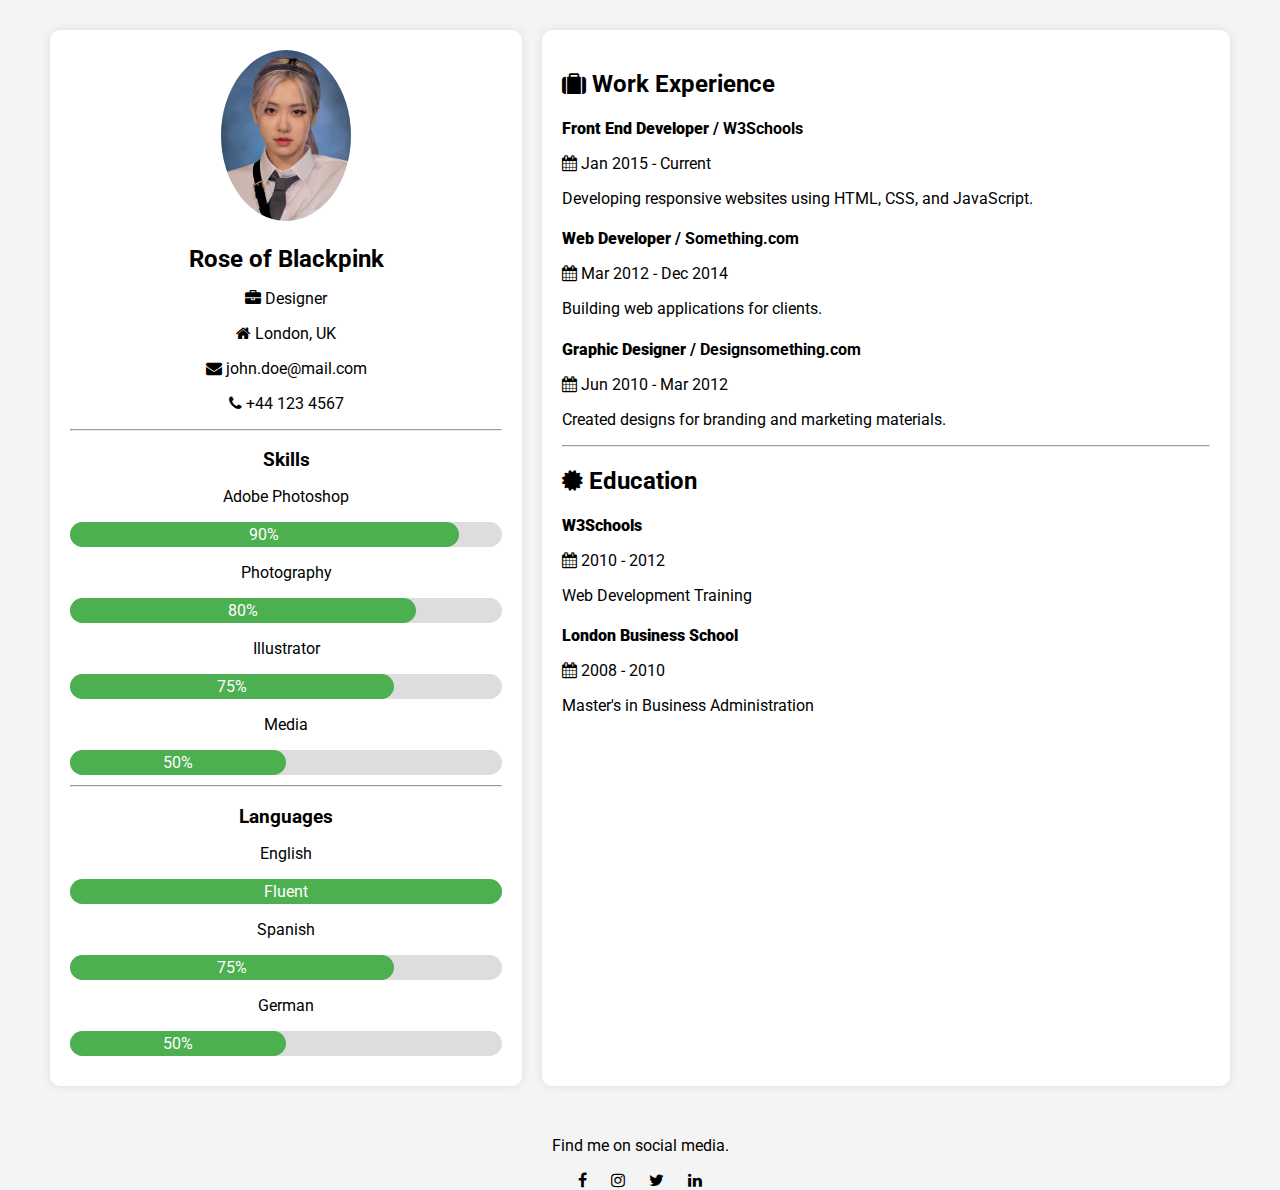
<file: index.html>
<!DOCTYPE html>
<html lang="en">
<head>
  <meta charset="UTF-8">
  <meta name="viewport" content="width=device-width, initial-scale=1.0">
  <title>Responsive CV</title>
  <link rel="stylesheet" href="https://fonts.googleapis.com/css?family=Roboto"/>
  <link rel="stylesheet" href="https://cdnjs.cloudflare.com/ajax/libs/font-awesome/4.7.0/css/font-awesome.min.css" />
  <link rel="stylesheet" href="style.css">
</head>
<body>

  <!-- Page Container -->
  <div class="page-container">

    <!-- Left Column (Profile Info) -->
    <div class="column left-column">
      <div class="profile-section">
        <img src="851eeb2583b0ac24cc0af9255fc209a7.jpg" alt="Profile Photo" style="width: 30%;">
        <h2>Rose of Blackpink</h2>
        <p><i class="fa fa-briefcase"></i> Designer</p>
        <p><i class="fa fa-home"></i> London, UK</p>
        <p><i class="fa fa-envelope"></i> john.doe@mail.com</p>
        <p><i class="fa fa-phone"></i> +44 123 4567</p>
        <hr>

        <!-- Skills with Progress Bars -->
        <h3>Skills</h3>
        <p>Adobe Photoshop</p>
        <div class="skill-bar">
          <div class="progress" style="width: 90%;">90%</div>
        </div>

        <p>Photography</p>
        <div class="skill-bar">
          <div class="progress" style="width: 80%;">80%</div>
        </div>

        <p>Illustrator</p>
        <div class="skill-bar">
          <div class="progress" style="width: 75%;">75%</div>
        </div>

        <p>Media</p>
        <div class="skill-bar">
          <div class="progress" style="width: 50%;">50%</div>
        </div>
        
        <hr>

        <h3>Languages</h3>
        <p>English</p>
        <div class="skill-bar">
          <div class="progress" style="width: 100%;">Fluent</div>
        </div>

        <p>Spanish</p>
        <div class="skill-bar">
          <div class="progress" style="width: 75%;">75%</div>
        </div>

        <p>German</p>
        <div class="skill-bar">
          <div class="progress" style="width: 50%;">50%</div>
        </div>
      </div>
    </div>

    <!-- Right Column (Work and Education) -->
    <div class="column right-column">
      <div class="work-experience">
        <h2><i class="fa fa-suitcase"></i> Work Experience</h2>

        <div class="work">
          <h4><b>Front End Developer</b> / W3Schools</h4>
          <p><i class="fa fa-calendar"></i> Jan 2015 - Current</p>
          <p>Developing responsive websites using HTML, CSS, and JavaScript.</p>
        </div>

        <div class="work">
          <h4><b>Web Developer</b> / Something.com</h4>
          <p><i class="fa fa-calendar"></i> Mar 2012 - Dec 2014</p>
          <p>Building web applications for clients.</p>
        </div>

        <div class="work">
          <h4><b>Graphic Designer</b> / Designsomething.com</h4>
          <p><i class="fa fa-calendar"></i> Jun 2010 - Mar 2012</p>
          <p>Created designs for branding and marketing materials.</p>
        </div>

        <hr>

        <h2><i class="fa fa-certificate"></i> Education</h2>

        <div class="education">
          <h4><b>W3Schools</b></h4>
          <p><i class="fa fa-calendar"></i> 2010 - 2012</p>
          <p>Web Development Training</p>
        </div>

        <div class="education">
          <h4><b>London Business School</b></h4>
          <p><i class="fa fa-calendar"></i> 2008 - 2010</p>
          <p>Master's in Business Administration</p>
        </div>
      </div>
    </div>

  </div>

  <footer>
    <p>Find me on social media.</p>
    <i class="fa fa-facebook"></i>
    <i class="fa fa-instagram"></i>
    <i class="fa fa-twitter"></i>
    <i class="fa fa-linkedin"></i>
  </footer>

</body>
</html>
</file>
<file: style.css>
/* General styles */
body {
  font-family: 'Roboto', sans-serif;
  margin: 0;
  padding: 0;
  background-color: #f4f4f4;
}

/* Page Container */
.page-container {
  display: flex;
  flex-direction: row;
  width: 100%;
  max-width: 1200px;
  margin: 0 auto;
  padding: 20px;
}

/* Column layout for left and right */
.column {
  flex: 1;
  margin: 10px;
  padding: 20px;
  background-color: white;
  border-radius: 10px;
  box-shadow: 0px 0px 10px rgba(0, 0, 0, 0.1);
}

.left-column {
  flex: 0.4;
}

.right-column {
  flex: 0.6;
}

/* Profile Section */
.profile-section {
  text-align: center;
}

.profile-section img {
  border-radius: 50%;
}

h2, h3 {
  margin-bottom: 10px;
}

/* Skill bars */
.skill-bar {
  background-color: #ddd;
  border-radius: 20px;
  margin: 10px 0;
  height: 25px;
  width: 100%;
}

.progress {
  background-color: #4CAF50;
  height: 100%;
  text-align: center;
  line-height: 25px;
  color: white;
  border-radius: 20px;
}

/* Work and education sections */
.work-experience, .education {
  margin-bottom: 20px;
}

h4 {
  margin-bottom: 5px;
}

/* Footer */
footer {
  text-align: center;
  margin-top: 20px;
}

footer i {
  font-size: 24px;
  margin: 0 10px;
}

/* Responsive Design */
@media (max-width: 768px) {
  .page-container {
      flex-direction: column;
  }

  .column {
      width: 100%;
  }

  .profile-section img {
      width: 100px;
  }
}
</file>
